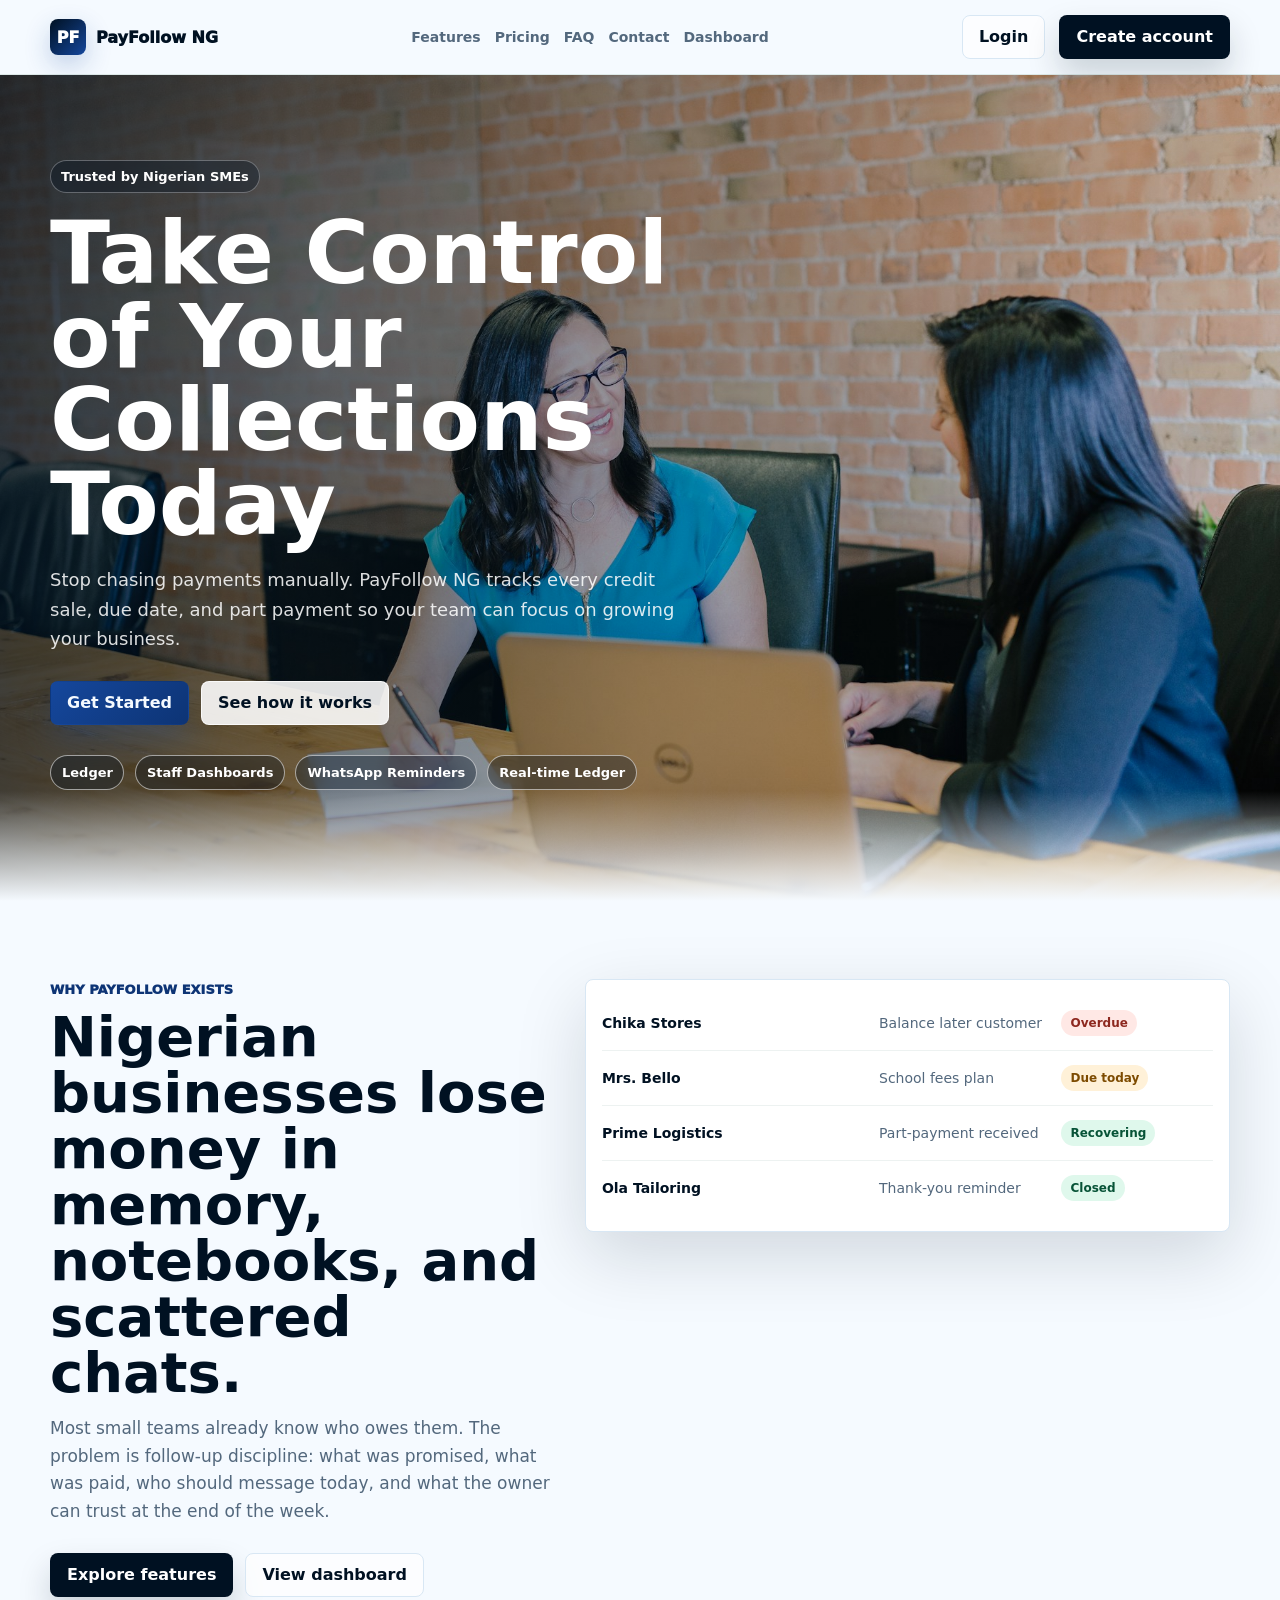
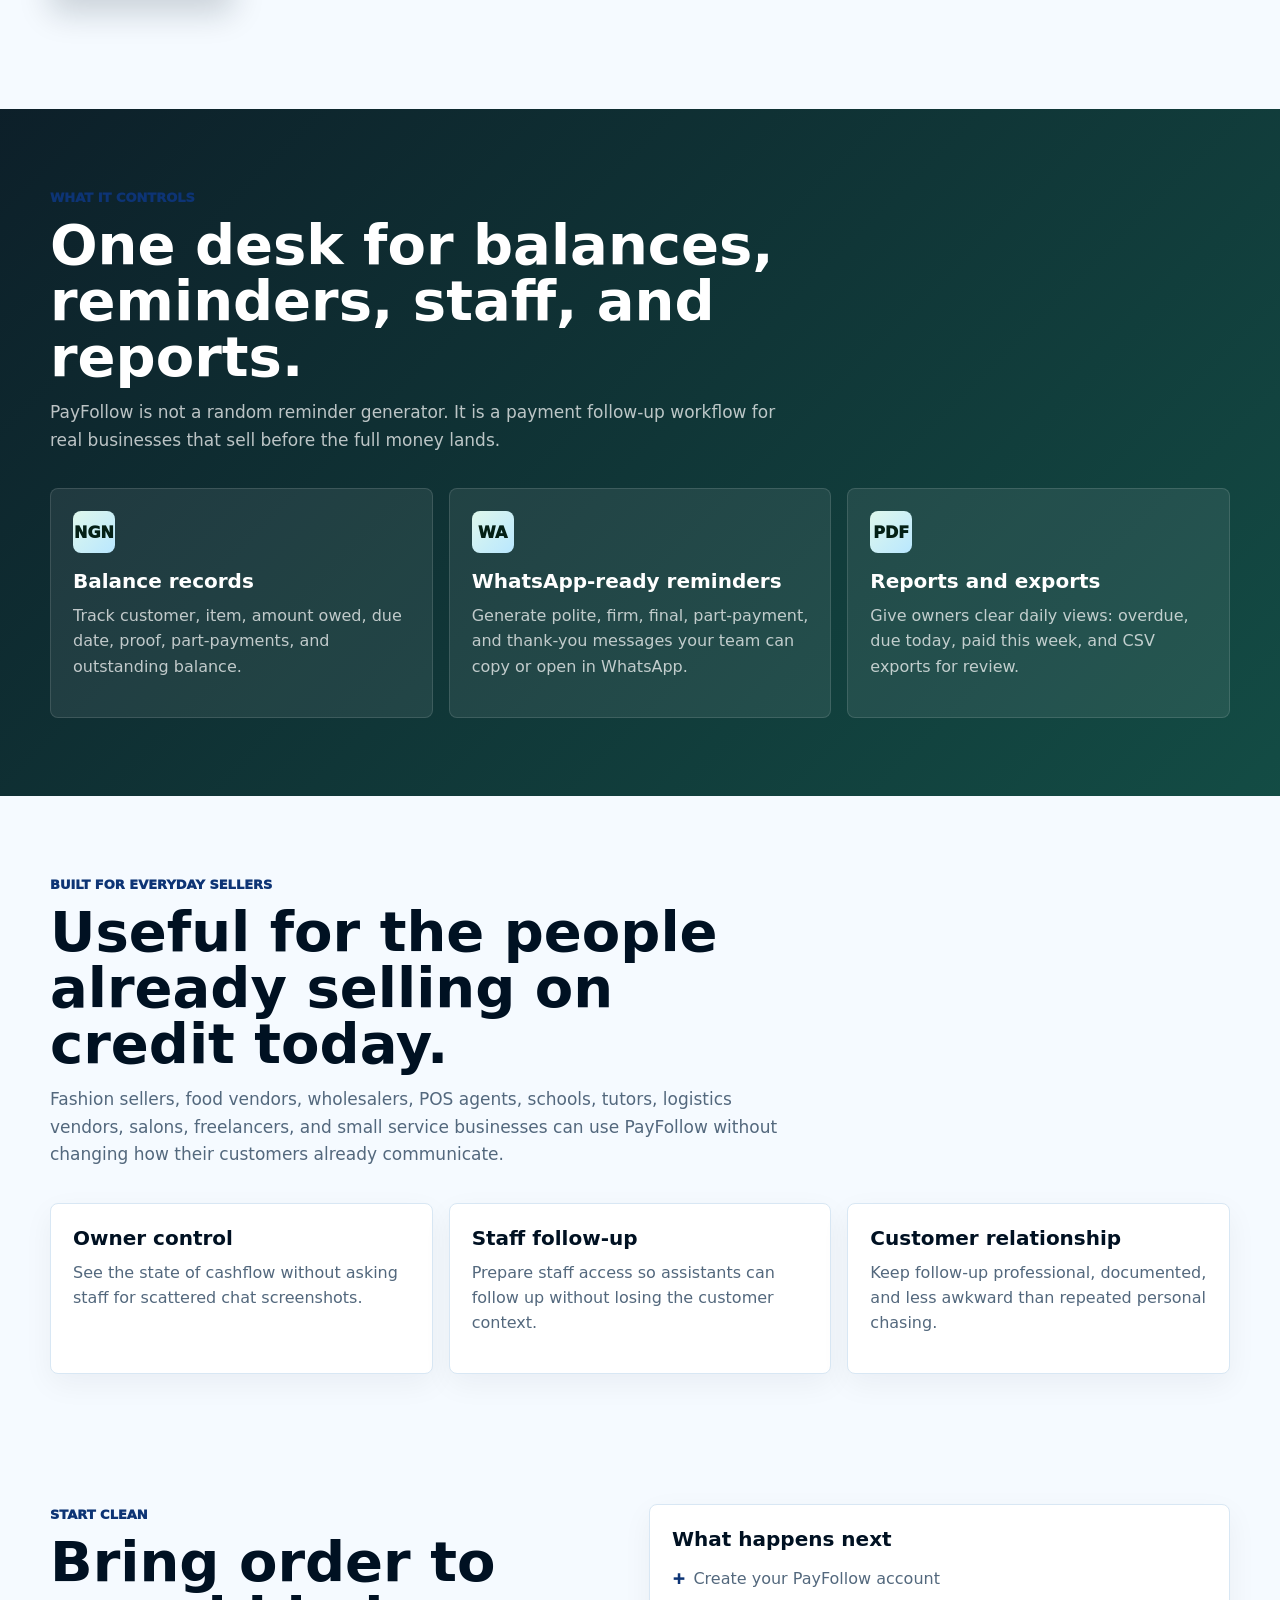
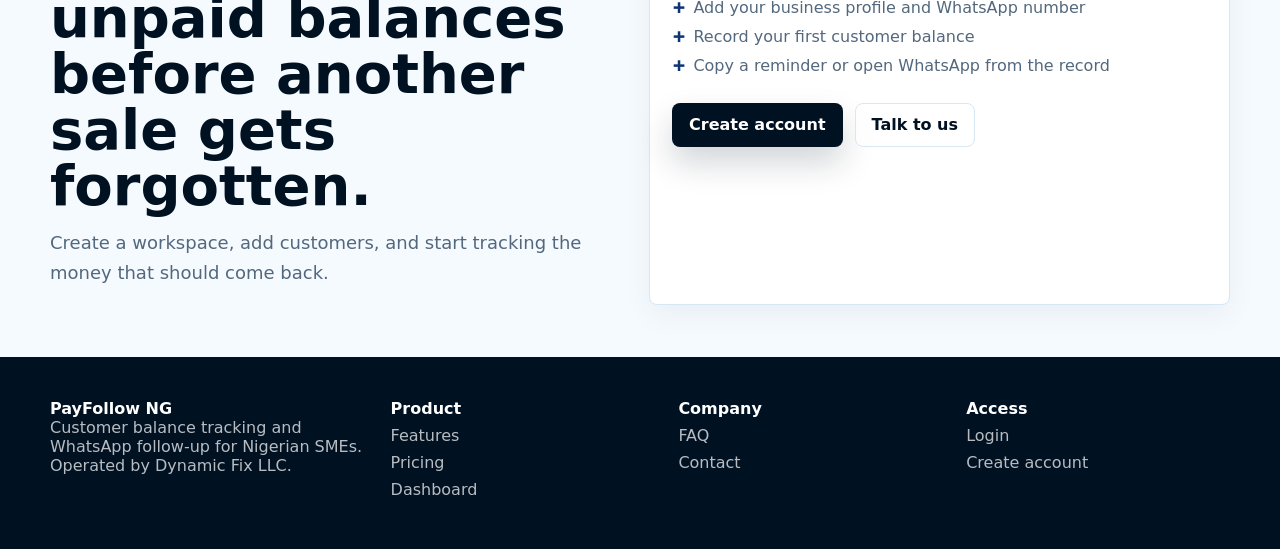
<file: index.html>
﻿<!doctype html>
<html lang="en">
<head>
  <meta charset="utf-8" />
  <meta name="viewport" content="width=device-width, initial-scale=1" />
  <link rel="icon" type="image/svg+xml" href="favicon.svg" />
  <link rel="stylesheet" href="styles.css" />
  <title>PayFollow NG by Dynamic Fix LLC | Customer Balance and WhatsApp Follow-up Desk</title>
  <meta name="description" content="PayFollow NG helps Nigerian SMEs track unpaid customer balances, send WhatsApp-ready reminders, manage staff follow-up, and protect daily cashflow." />
  <link rel="canonical" href="https://payfollowng.com/" />
</head>
<body>
  <nav class="site-nav">
    <div class="shell nav-inner">
      <a class="brand" href="index.html"><span class="brand-mark">PF</span><span>PayFollow NG</span></a>
      <div class="nav-links">
        <a href="features.html">Features</a>
        <a href="pricing.html">Pricing</a>
        <a href="faq.html">FAQ</a>
        <a href="contact.html">Contact</a>
        <a href="app.html">Dashboard</a>
      </div>
      <div class="nav-actions">
        <a class="btn btn-ghost" href="login.html">Login</a>
        <a class="btn btn-primary" href="login.html">Create account</a>
      </div>
    </div>
  </nav>

  <main>
    <section class="hero">
      <div class="shell hero-grid">
        <div>
          <p class="eyebrow">Trusted by Nigerian SMEs</p>
          <h1>Take Control of Your Collections Today</h1>
          <p class="lead">Stop chasing payments manually. PayFollow NG tracks every credit sale, due date, and part payment so your team can focus on growing your business.</p>
          <div class="hero-actions">
            <a class="btn btn-mint" href="login.html">Get Started</a>
            <a class="btn btn-light" href="features.html">See how it works</a>
          </div>
          <div class="trust-strip">
            <span class="chip">Ledger</span>
            <span class="chip">Staff Dashboards</span>
            <span class="chip">WhatsApp Reminders</span>
            <span class="chip">Real-time Ledger</span>
          </div>
        </div>

        <div class="product-board" aria-label="PayFollow dashboard preview">
          <div class="board-top">
            <p class="board-title">Ada's Fashion House</p>
            <span class="status-pill">Follow-up desk live</span>
          </div>
          <div class="metric-grid">
            <div class="metric"><span>Total unpaid</span><strong>NGN 420k</strong></div>
            <div class="metric"><span>Overdue</span><strong>NGN 118k</strong></div>
            <div class="metric"><span>Due today</span><strong>7</strong></div>
            <div class="metric"><span>Paid this week</span><strong>NGN 96k</strong></div>
          </div>
          <div class="mini-card">
            <span class="label">Next best follow-up</span>
            <p><strong>Send firm reminder to Chika Stores.</strong><br />Last promise was Friday. Part-payment tone recommended.</p>
          </div>
          <div class="timeline">
            <div class="timeline-row"><span class="dot"></span><span>Reminder copied to WhatsApp</span><strong>9:12</strong></div>
            <div class="timeline-row"><span class="dot"></span><span>NGN 35k part-payment logged</span><strong>11:40</strong></div>
            <div class="timeline-row"><span class="dot"></span><span>Balance report ready for owner</span><strong>Now</strong></div>
          </div>
        </div>
      </div>
    </section>

    <section class="section">
      <div class="shell split">
        <div class="section-head">
          <span class="section-kicker">Why PayFollow exists</span>
          <h2>Nigerian businesses lose money in memory, notebooks, and scattered chats.</h2>
          <p>Most small teams already know who owes them. The problem is follow-up discipline: what was promised, what was paid, who should message today, and what the owner can trust at the end of the week.</p>
          <div class="section-actions">
            <a class="btn btn-primary" href="features.html">Explore features</a>
            <a class="btn btn-ghost" href="app.html">View dashboard</a>
          </div>
        </div>
        <div class="ledger-panel">
          <div class="ledger-row"><strong>Chika Stores</strong><span>Balance later customer</span><span class="badge danger">Overdue</span></div>
          <div class="ledger-row"><strong>Mrs. Bello</strong><span>School fees plan</span><span class="badge warn">Due today</span></div>
          <div class="ledger-row"><strong>Prime Logistics</strong><span>Part-payment received</span><span class="badge good">Recovering</span></div>
          <div class="ledger-row"><strong>Ola Tailoring</strong><span>Thank-you reminder</span><span class="badge good">Closed</span></div>
        </div>
      </div>
    </section>

    <section class="section band">
      <div class="shell">
        <div class="section-head">
          <span class="section-kicker">What it controls</span>
          <h2>One desk for balances, reminders, staff, and reports.</h2>
          <p>PayFollow is not a random reminder generator. It is a payment follow-up workflow for real businesses that sell before the full money lands.</p>
        </div>
        <div class="grid-3">
          <article class="card"><div class="icon-box">NGN</div><h3>Balance records</h3><p>Track customer, item, amount owed, due date, proof, part-payments, and outstanding balance.</p></article>
          <article class="card"><div class="icon-box">WA</div><h3>WhatsApp-ready reminders</h3><p>Generate polite, firm, final, part-payment, and thank-you messages your team can copy or open in WhatsApp.</p></article>
          <article class="card"><div class="icon-box">PDF</div><h3>Reports and exports</h3><p>Give owners clear daily views: overdue, due today, paid this week, and CSV exports for review.</p></article>
        </div>
      </div>
    </section>

    <section class="section">
      <div class="shell">
        <div class="section-head">
          <span class="section-kicker">Built for everyday sellers</span>
          <h2>Useful for the people already selling on credit today.</h2>
          <p>Fashion sellers, food vendors, wholesalers, POS agents, schools, tutors, logistics vendors, salons, freelancers, and small service businesses can use PayFollow without changing how their customers already communicate.</p>
        </div>
        <div class="grid-3">
          <article class="card"><h3>Owner control</h3><p>See the state of cashflow without asking staff for scattered chat screenshots.</p></article>
          <article class="card"><h3>Staff follow-up</h3><p>Prepare staff access so assistants can follow up without losing the customer context.</p></article>
          <article class="card"><h3>Customer relationship</h3><p>Keep follow-up professional, documented, and less awkward than repeated personal chasing.</p></article>
        </div>
      </div>
    </section>

    <section class="section section-tight">
      <div class="shell contact-panel">
        <div>
          <span class="section-kicker">Start clean</span>
          <h2>Bring order to unpaid balances before another sale gets forgotten.</h2>
          <p class="lead" style="color: var(--muted)">Create a workspace, add customers, and start tracking the money that should come back.</p>
        </div>
        <div class="card">
          <h3>What happens next</h3>
          <ul class="list">
            <li>Create your PayFollow account</li>
            <li>Add your business profile and WhatsApp number</li>
            <li>Record your first customer balance</li>
            <li>Copy a reminder or open WhatsApp from the record</li>
          </ul>
          <div class="section-actions">
            <a class="btn btn-primary" href="login.html">Create account</a>
            <a class="btn btn-ghost" href="contact.html">Talk to us</a>
          </div>
        </div>
      </div>
    </section>
  </main>

  <footer class="footer">
    <div class="shell footer-grid">
      <div><strong>PayFollow NG</strong><p>Customer balance tracking and WhatsApp follow-up for Nigerian SMEs. Operated by Dynamic Fix LLC.</p></div>
      <div><strong>Product</strong><a href="features.html">Features</a><a href="pricing.html">Pricing</a><a href="app.html">Dashboard</a></div>
      <div><strong>Company</strong><a href="faq.html">FAQ</a><a href="contact.html">Contact</a></div>
      <div><strong>Access</strong><a href="login.html">Login</a><a href="login.html">Create account</a></div>
    </div>
  </footer>
</body>
</html>
</file>
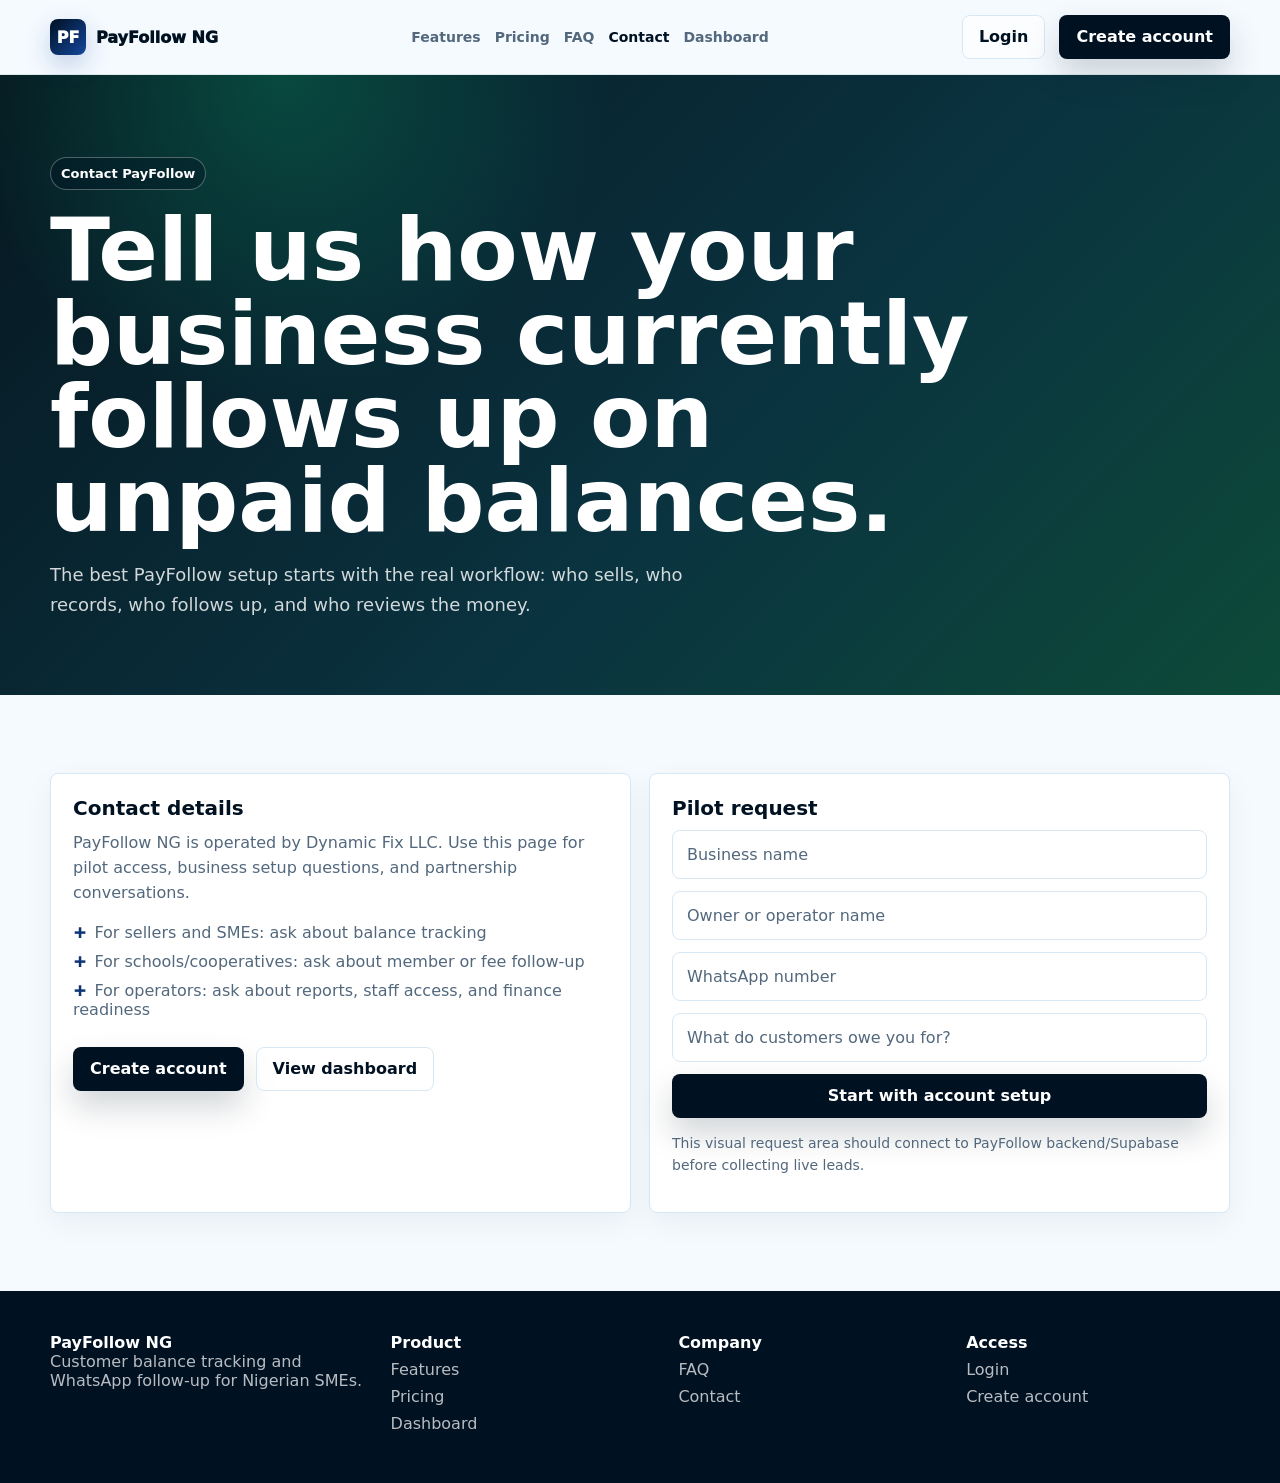
<file: contact.html>
﻿<!doctype html>
<html lang="en">
<head>
  <meta charset="utf-8" />
  <meta name="viewport" content="width=device-width, initial-scale=1" />
  <link rel="icon" type="image/svg+xml" href="favicon.svg" />
  <link rel="stylesheet" href="styles.css" />
  <title>Contact | PayFollow NG</title>
  <meta name="description" content="Contact PayFollow NG to learn about customer balance tracking, WhatsApp payment reminders, staff follow-up, and SME cashflow tools in Nigeria." />
  <link rel="canonical" href="https://payfollowng.com/contact.html" />
</head>
<body>
  <nav class="site-nav">
    <div class="shell nav-inner">
      <a class="brand" href="index.html"><span class="brand-mark">PF</span><span>PayFollow NG</span></a>
      <div class="nav-links">
        <a href="features.html">Features</a>
        <a href="pricing.html">Pricing</a>
        <a href="faq.html">FAQ</a>
        <a aria-current="page" href="contact.html">Contact</a>
        <a href="app.html">Dashboard</a>
      </div>
      <div class="nav-actions"><a class="btn btn-ghost" href="login.html">Login</a><a class="btn btn-primary" href="login.html">Create account</a></div>
    </div>
  </nav>

  <main>
    <section class="page-hero">
      <div class="shell">
        <p class="eyebrow">Contact PayFollow</p>
        <h1>Tell us how your business currently follows up on unpaid balances.</h1>
        <p class="lead">The best PayFollow setup starts with the real workflow: who sells, who records, who follows up, and who reviews the money.</p>
      </div>
    </section>

    <section class="section">
      <div class="shell contact-panel">
        <div class="card">
          <h3>Contact details</h3>
          <p>PayFollow NG is operated by Dynamic Fix LLC. Use this page for pilot access, business setup questions, and partnership conversations.</p>
          <ul class="list">
            <li>For sellers and SMEs: ask about balance tracking</li>
            <li>For schools/cooperatives: ask about member or fee follow-up</li>
            <li>For operators: ask about reports, staff access, and finance readiness</li>
          </ul>
          <div class="section-actions">
            <a class="btn btn-primary" href="login.html">Create account</a>
            <a class="btn btn-ghost" href="app.html">View dashboard</a>
          </div>
        </div>
        <div class="card">
          <h3>Pilot request</h3>
          <div class="form-grid" aria-label="Visual contact form">
            <div class="input-like">Business name</div>
            <div class="input-like">Owner or operator name</div>
            <div class="input-like">WhatsApp number</div>
            <div class="input-like">What do customers owe you for?</div>
            <a class="btn btn-primary" href="login.html">Start with account setup</a>
          </div>
          <p style="margin-top: 14px; color: var(--muted); font-size: 14px;">This visual request area should connect to PayFollow backend/Supabase before collecting live leads.</p>
        </div>
      </div>
    </section>
  </main>

  <footer class="footer">
    <div class="shell footer-grid">
      <div><strong>PayFollow NG</strong><p>Customer balance tracking and WhatsApp follow-up for Nigerian SMEs.</p></div>
      <div><strong>Product</strong><a href="features.html">Features</a><a href="pricing.html">Pricing</a><a href="app.html">Dashboard</a></div>
      <div><strong>Company</strong><a href="faq.html">FAQ</a><a href="contact.html">Contact</a></div>
      <div><strong>Access</strong><a href="login.html">Login</a><a href="login.html">Create account</a></div>
    </div>
  </footer>
</body>
</html>
</file>
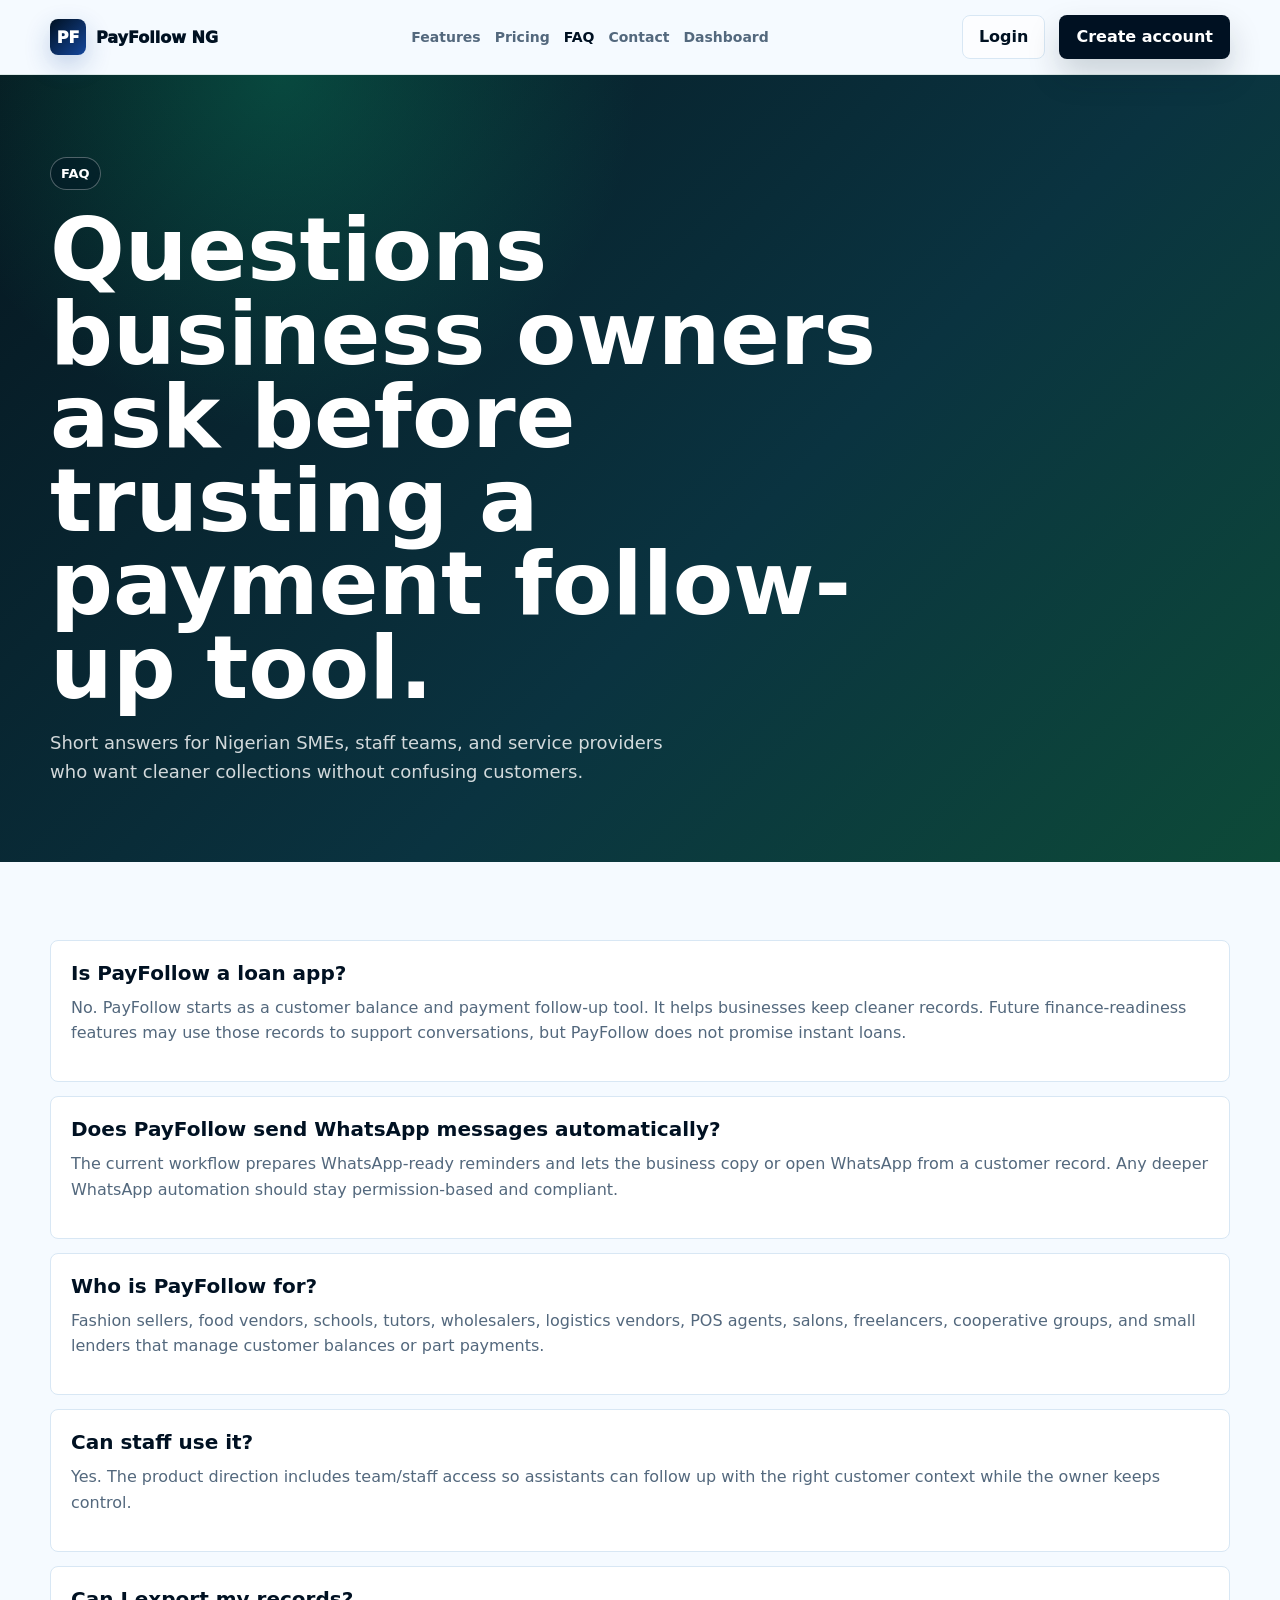
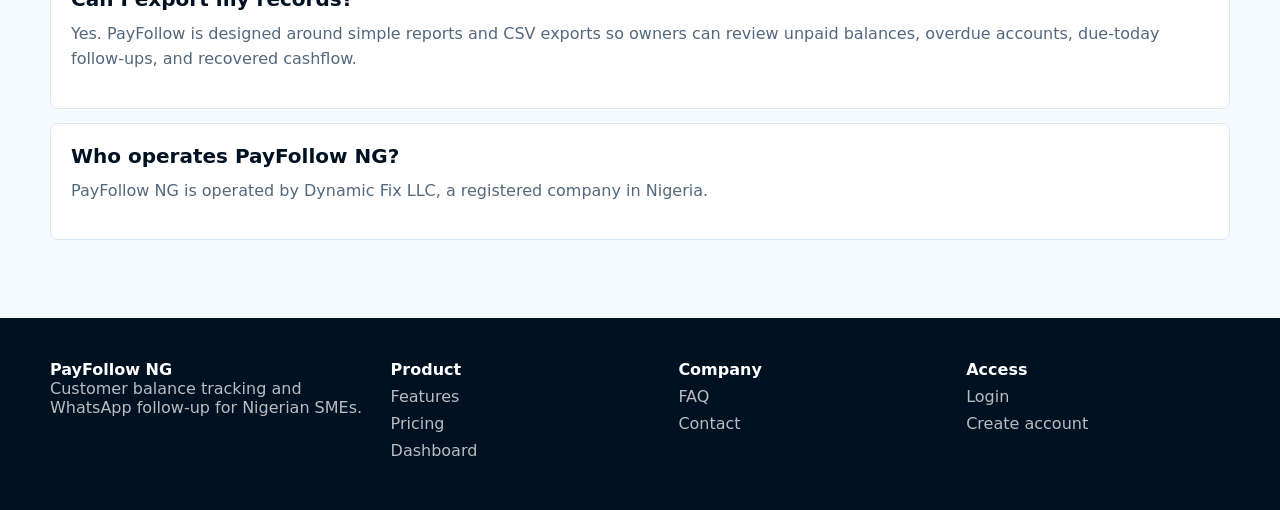
<file: faq.html>
﻿<!doctype html>
<html lang="en">
<head>
  <meta charset="utf-8" />
  <meta name="viewport" content="width=device-width, initial-scale=1" />
  <link rel="icon" type="image/svg+xml" href="favicon.svg" />
  <link rel="stylesheet" href="styles.css" />
  <title>FAQ | PayFollow NG</title>
  <meta name="description" content="Frequently asked questions about PayFollow NG, customer balance tracking, WhatsApp reminders, staff access, and business records." />
  <link rel="canonical" href="https://payfollowng.com/faq.html" />
</head>
<body>
  <nav class="site-nav">
    <div class="shell nav-inner">
      <a class="brand" href="index.html"><span class="brand-mark">PF</span><span>PayFollow NG</span></a>
      <div class="nav-links">
        <a href="features.html">Features</a>
        <a href="pricing.html">Pricing</a>
        <a aria-current="page" href="faq.html">FAQ</a>
        <a href="contact.html">Contact</a>
        <a href="app.html">Dashboard</a>
      </div>
      <div class="nav-actions"><a class="btn btn-ghost" href="login.html">Login</a><a class="btn btn-primary" href="login.html">Create account</a></div>
    </div>
  </nav>

  <main>
    <section class="page-hero">
      <div class="shell">
        <p class="eyebrow">FAQ</p>
        <h1>Questions business owners ask before trusting a payment follow-up tool.</h1>
        <p class="lead">Short answers for Nigerian SMEs, staff teams, and service providers who want cleaner collections without confusing customers.</p>
      </div>
    </section>

    <section class="section">
      <div class="shell faq-list">
        <article class="faq-item">
          <h3>Is PayFollow a loan app?</h3>
          <p>No. PayFollow starts as a customer balance and payment follow-up tool. It helps businesses keep cleaner records. Future finance-readiness features may use those records to support conversations, but PayFollow does not promise instant loans.</p>
        </article>
        <article class="faq-item">
          <h3>Does PayFollow send WhatsApp messages automatically?</h3>
          <p>The current workflow prepares WhatsApp-ready reminders and lets the business copy or open WhatsApp from a customer record. Any deeper WhatsApp automation should stay permission-based and compliant.</p>
        </article>
        <article class="faq-item">
          <h3>Who is PayFollow for?</h3>
          <p>Fashion sellers, food vendors, schools, tutors, wholesalers, logistics vendors, POS agents, salons, freelancers, cooperative groups, and small lenders that manage customer balances or part payments.</p>
        </article>
        <article class="faq-item">
          <h3>Can staff use it?</h3>
          <p>Yes. The product direction includes team/staff access so assistants can follow up with the right customer context while the owner keeps control.</p>
        </article>
        <article class="faq-item">
          <h3>Can I export my records?</h3>
          <p>Yes. PayFollow is designed around simple reports and CSV exports so owners can review unpaid balances, overdue accounts, due-today follow-ups, and recovered cashflow.</p>
        </article>
        <article class="faq-item">
          <h3>Who operates PayFollow NG?</h3>
          <p>PayFollow NG is operated by Dynamic Fix LLC, a registered company in Nigeria.</p>
        </article>
      </div>
    </section>
  </main>

  <footer class="footer">
    <div class="shell footer-grid">
      <div><strong>PayFollow NG</strong><p>Customer balance tracking and WhatsApp follow-up for Nigerian SMEs.</p></div>
      <div><strong>Product</strong><a href="features.html">Features</a><a href="pricing.html">Pricing</a><a href="app.html">Dashboard</a></div>
      <div><strong>Company</strong><a href="faq.html">FAQ</a><a href="contact.html">Contact</a></div>
      <div><strong>Access</strong><a href="login.html">Login</a><a href="login.html">Create account</a></div>
    </div>
  </footer>
</body>
</html>
</file>
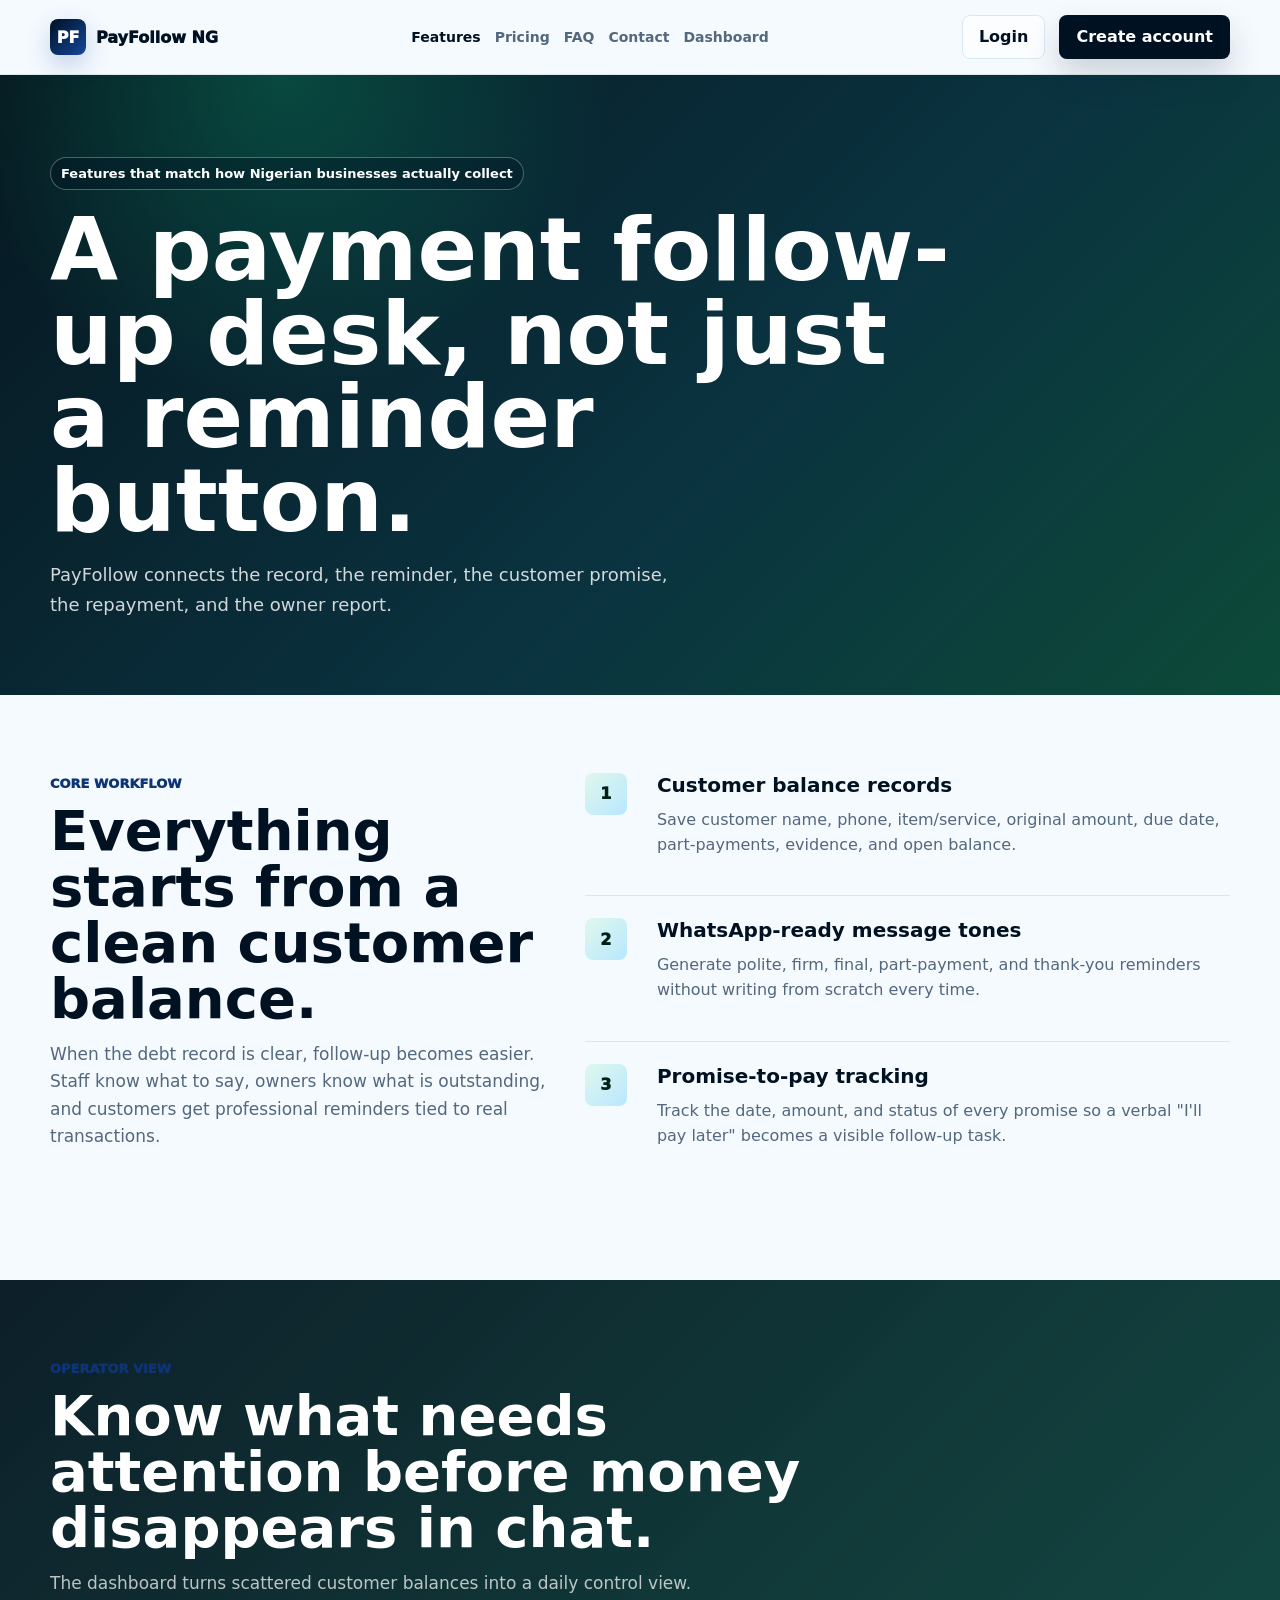
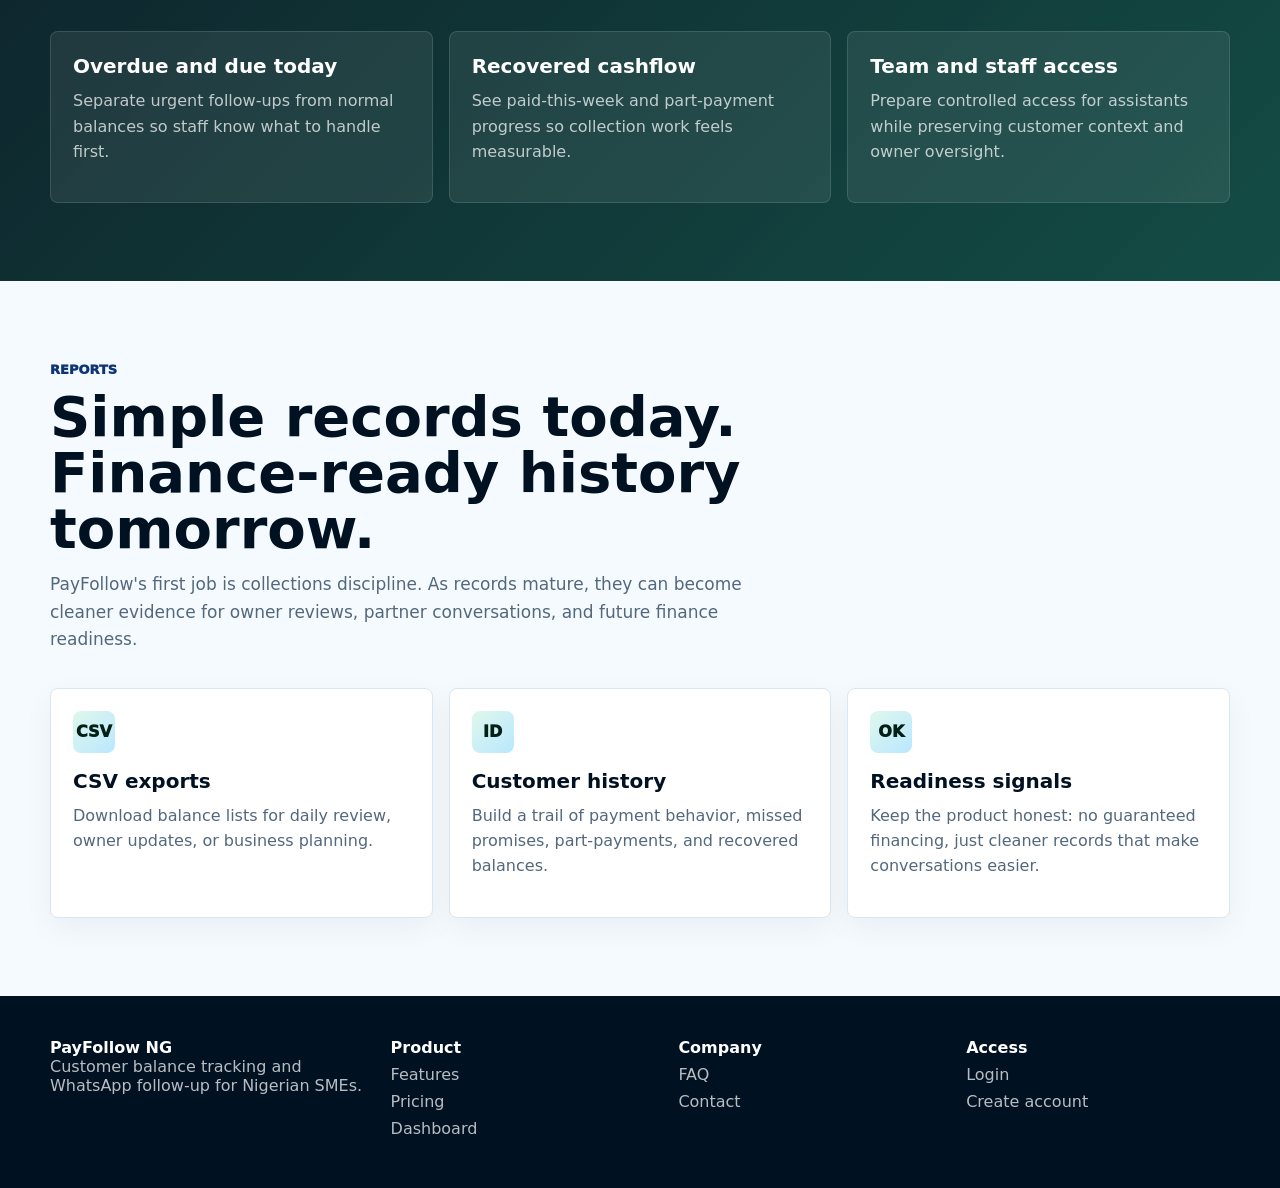
<file: features.html>
﻿<!doctype html>
<html lang="en">
<head>
  <meta charset="utf-8" />
  <meta name="viewport" content="width=device-width, initial-scale=1" />
  <link rel="icon" type="image/svg+xml" href="favicon.svg" />
  <link rel="stylesheet" href="styles.css" />
  <title>Features | PayFollow NG Customer Balance Tracker</title>
  <meta name="description" content="Explore PayFollow NG features for Nigerian SMEs: balance tracking, WhatsApp reminders, staff access, reports, exports, and payment follow-up workflows." />
  <link rel="canonical" href="https://payfollowng.com/features.html" />
</head>
<body>
  <nav class="site-nav">
    <div class="shell nav-inner">
      <a class="brand" href="index.html"><span class="brand-mark">PF</span><span>PayFollow NG</span></a>
      <div class="nav-links">
        <a aria-current="page" href="features.html">Features</a>
        <a href="pricing.html">Pricing</a>
        <a href="faq.html">FAQ</a>
        <a href="contact.html">Contact</a>
        <a href="app.html">Dashboard</a>
      </div>
      <div class="nav-actions"><a class="btn btn-ghost" href="login.html">Login</a><a class="btn btn-primary" href="login.html">Create account</a></div>
    </div>
  </nav>

  <main>
    <section class="page-hero">
      <div class="shell">
        <p class="eyebrow">Features that match how Nigerian businesses actually collect</p>
        <h1>A payment follow-up desk, not just a reminder button.</h1>
        <p class="lead">PayFollow connects the record, the reminder, the customer promise, the repayment, and the owner report.</p>
      </div>
    </section>

    <section class="section">
      <div class="shell split">
        <div class="section-head">
          <span class="section-kicker">Core workflow</span>
          <h2>Everything starts from a clean customer balance.</h2>
          <p>When the debt record is clear, follow-up becomes easier. Staff know what to say, owners know what is outstanding, and customers get professional reminders tied to real transactions.</p>
        </div>
        <div>
          <div class="feature-row"><div class="icon-box">1</div><div><h3>Customer balance records</h3><p>Save customer name, phone, item/service, original amount, due date, part-payments, evidence, and open balance.</p></div></div>
          <div class="feature-row"><div class="icon-box">2</div><div><h3>WhatsApp-ready message tones</h3><p>Generate polite, firm, final, part-payment, and thank-you reminders without writing from scratch every time.</p></div></div>
          <div class="feature-row"><div class="icon-box">3</div><div><h3>Promise-to-pay tracking</h3><p>Track the date, amount, and status of every promise so a verbal "I'll pay later" becomes a visible follow-up task.</p></div></div>
        </div>
      </div>
    </section>

    <section class="section band">
      <div class="shell">
        <div class="section-head">
          <span class="section-kicker">Operator view</span>
          <h2>Know what needs attention before money disappears in chat.</h2>
          <p>The dashboard turns scattered customer balances into a daily control view.</p>
        </div>
        <div class="grid-3">
          <article class="card"><h3>Overdue and due today</h3><p>Separate urgent follow-ups from normal balances so staff know what to handle first.</p></article>
          <article class="card"><h3>Recovered cashflow</h3><p>See paid-this-week and part-payment progress so collection work feels measurable.</p></article>
          <article class="card"><h3>Team and staff access</h3><p>Prepare controlled access for assistants while preserving customer context and owner oversight.</p></article>
        </div>
      </div>
    </section>

    <section class="section">
      <div class="shell">
        <div class="section-head">
          <span class="section-kicker">Reports</span>
          <h2>Simple records today. Finance-ready history tomorrow.</h2>
          <p>PayFollow's first job is collections discipline. As records mature, they can become cleaner evidence for owner reviews, partner conversations, and future finance readiness.</p>
        </div>
        <div class="grid-3">
          <article class="card"><div class="icon-box">CSV</div><h3>CSV exports</h3><p>Download balance lists for daily review, owner updates, or business planning.</p></article>
          <article class="card"><div class="icon-box">ID</div><h3>Customer history</h3><p>Build a trail of payment behavior, missed promises, part-payments, and recovered balances.</p></article>
          <article class="card"><div class="icon-box">OK</div><h3>Readiness signals</h3><p>Keep the product honest: no guaranteed financing, just cleaner records that make conversations easier.</p></article>
        </div>
      </div>
    </section>
  </main>

  <footer class="footer">
    <div class="shell footer-grid">
      <div><strong>PayFollow NG</strong><p>Customer balance tracking and WhatsApp follow-up for Nigerian SMEs.</p></div>
      <div><strong>Product</strong><a href="features.html">Features</a><a href="pricing.html">Pricing</a><a href="app.html">Dashboard</a></div>
      <div><strong>Company</strong><a href="faq.html">FAQ</a><a href="contact.html">Contact</a></div>
      <div><strong>Access</strong><a href="login.html">Login</a><a href="login.html">Create account</a></div>
    </div>
  </footer>
</body>
</html>
</file>
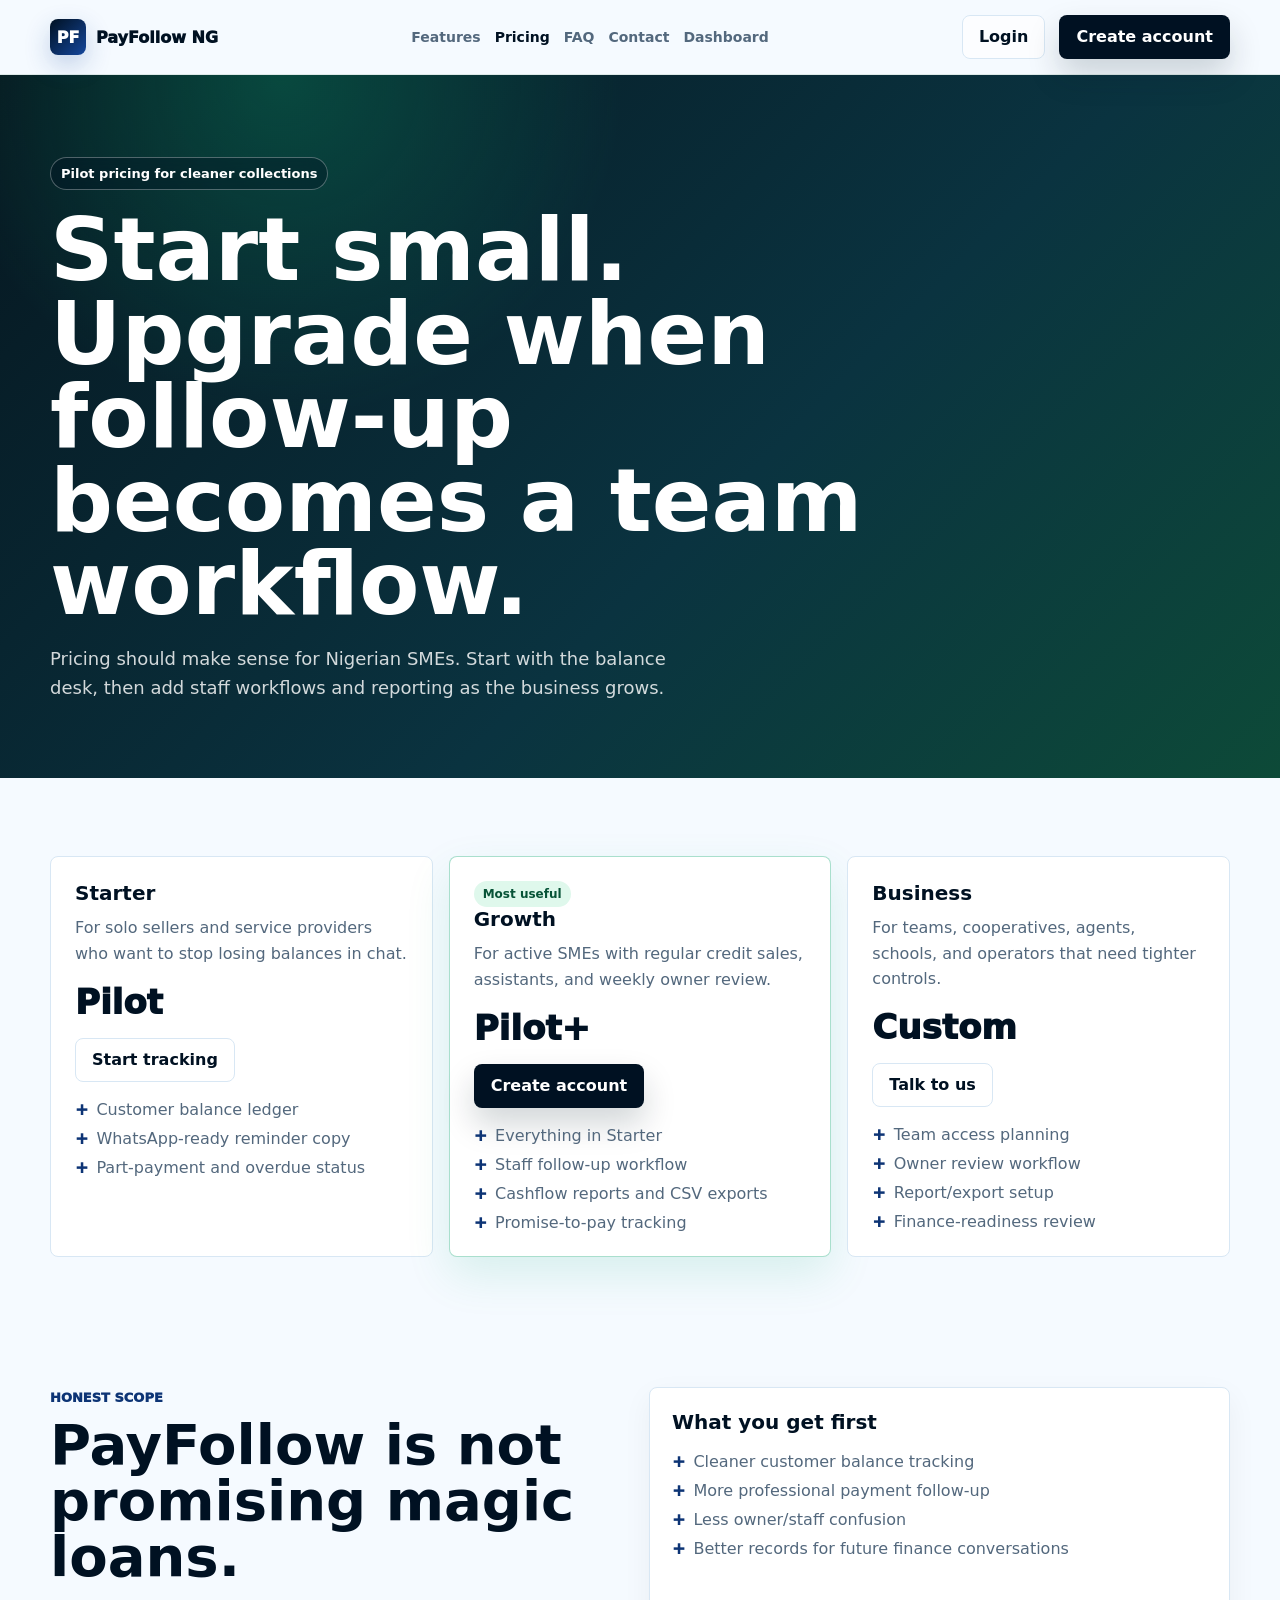
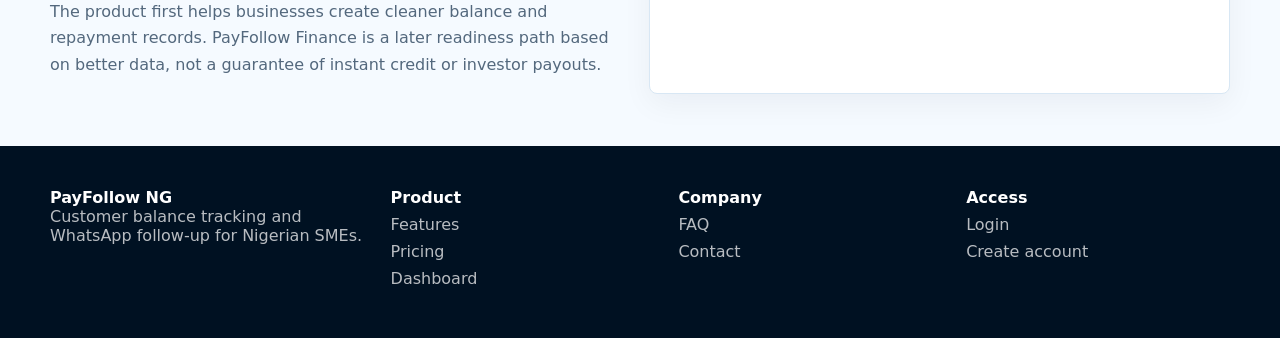
<file: pricing.html>
﻿<!doctype html>
<html lang="en">
<head>
  <meta charset="utf-8" />
  <meta name="viewport" content="width=device-width, initial-scale=1" />
  <link rel="icon" type="image/svg+xml" href="favicon.svg" />
  <link rel="stylesheet" href="styles.css" />
  <title>Pricing | PayFollow NG for Nigerian SMEs</title>
  <meta name="description" content="Simple PayFollow NG pricing for small businesses that need customer balance tracking, WhatsApp reminders, staff follow-up, and reports." />
  <link rel="canonical" href="https://payfollowng.com/pricing.html" />
</head>
<body>
  <nav class="site-nav">
    <div class="shell nav-inner">
      <a class="brand" href="index.html"><span class="brand-mark">PF</span><span>PayFollow NG</span></a>
      <div class="nav-links">
        <a href="features.html">Features</a>
        <a aria-current="page" href="pricing.html">Pricing</a>
        <a href="faq.html">FAQ</a>
        <a href="contact.html">Contact</a>
        <a href="app.html">Dashboard</a>
      </div>
      <div class="nav-actions"><a class="btn btn-ghost" href="login.html">Login</a><a class="btn btn-primary" href="login.html">Create account</a></div>
    </div>
  </nav>

  <main>
    <section class="page-hero">
      <div class="shell">
        <p class="eyebrow">Pilot pricing for cleaner collections</p>
        <h1>Start small. Upgrade when follow-up becomes a team workflow.</h1>
        <p class="lead">Pricing should make sense for Nigerian SMEs. Start with the balance desk, then add staff workflows and reporting as the business grows.</p>
      </div>
    </section>

    <section class="section">
      <div class="shell grid-3">
        <article class="price-card">
          <h3>Starter</h3>
          <p>For solo sellers and service providers who want to stop losing balances in chat.</p>
          <div class="price">Pilot</div>
          <a class="btn btn-ghost" href="login.html">Start tracking</a>
          <ul class="list">
            <li>Customer balance ledger</li>
            <li>WhatsApp-ready reminder copy</li>
            <li>Part-payment and overdue status</li>
          </ul>
        </article>
        <article class="price-card featured">
          <span class="badge good">Most useful</span>
          <h3>Growth</h3>
          <p>For active SMEs with regular credit sales, assistants, and weekly owner review.</p>
          <div class="price">Pilot+</div>
          <a class="btn btn-primary" href="login.html">Create account</a>
          <ul class="list">
            <li>Everything in Starter</li>
            <li>Staff follow-up workflow</li>
            <li>Cashflow reports and CSV exports</li>
            <li>Promise-to-pay tracking</li>
          </ul>
        </article>
        <article class="price-card">
          <h3>Business</h3>
          <p>For teams, cooperatives, agents, schools, and operators that need tighter controls.</p>
          <div class="price">Custom</div>
          <a class="btn btn-ghost" href="contact.html">Talk to us</a>
          <ul class="list">
            <li>Team access planning</li>
            <li>Owner review workflow</li>
            <li>Report/export setup</li>
            <li>Finance-readiness review</li>
          </ul>
        </article>
      </div>
    </section>

    <section class="section section-tight">
      <div class="shell contact-panel">
        <div>
          <span class="section-kicker">Honest scope</span>
          <h2>PayFollow is not promising magic loans.</h2>
          <p style="color: var(--muted); line-height: 1.65">The product first helps businesses create cleaner balance and repayment records. PayFollow Finance is a later readiness path based on better data, not a guarantee of instant credit or investor payouts.</p>
        </div>
        <div class="card">
          <h3>What you get first</h3>
          <ul class="list">
            <li>Cleaner customer balance tracking</li>
            <li>More professional payment follow-up</li>
            <li>Less owner/staff confusion</li>
            <li>Better records for future finance conversations</li>
          </ul>
        </div>
      </div>
    </section>
  </main>

  <footer class="footer">
    <div class="shell footer-grid">
      <div><strong>PayFollow NG</strong><p>Customer balance tracking and WhatsApp follow-up for Nigerian SMEs.</p></div>
      <div><strong>Product</strong><a href="features.html">Features</a><a href="pricing.html">Pricing</a><a href="app.html">Dashboard</a></div>
      <div><strong>Company</strong><a href="faq.html">FAQ</a><a href="contact.html">Contact</a></div>
      <div><strong>Access</strong><a href="login.html">Login</a><a href="login.html">Create account</a></div>
    </div>
  </footer>
</body>
</html>
</file>
<file: styles.css>
:root {
  --ink: #001122;
  --ink-2: #08254a;
  --muted: #53687d;
  --line: #d8e7f4;
  --paper: #f5faff;
  --panel: #ffffff;
  --mist: #e9f3fb;
  --mint: #15479c;
  --mint-dark: #0d3475;
  --blue: #15479c;
  --gold: #a8cce8;
  --coral: #7ba3cf;
  --shadow: 0 24px 70px rgba(0, 17, 34, .15);
  --radius: 8px;
}

* { box-sizing: border-box; }

html { scroll-behavior: smooth; }

body {
  margin: 0;
  color: var(--ink);
  background: var(--paper);
  font-family: Inter, ui-sans-serif, system-ui, -apple-system, BlinkMacSystemFont, "Segoe UI", sans-serif;
  letter-spacing: 0;
  overflow-x: hidden;
}

button, input, select, textarea { font: inherit; }

a { color: inherit; }

.shell {
  width: min(1180px, calc(100% - 34px));
  margin: 0 auto;
}

.site-nav {
  position: sticky;
  top: 0;
  z-index: 50;
  border-bottom: 1px solid rgba(217, 230, 229, .86);
  background: rgba(245, 250, 255, .93);
  backdrop-filter: blur(16px);
}

.nav-inner {
  min-height: 74px;
  display: flex;
  align-items: center;
  justify-content: space-between;
  gap: 18px;
}

.brand {
  display: inline-flex;
  align-items: center;
  gap: 10px;
  color: var(--ink);
  text-decoration: none;
  font-weight: 950;
}

.brand-mark {
  width: 36px;
  height: 36px;
  display: grid;
  place-items: center;
  border-radius: 8px;
  color: #fff;
  background: linear-gradient(135deg, var(--ink), var(--blue));
  box-shadow: 0 10px 26px rgba(21, 71, 156, .24);
}

.nav-links,
.nav-actions {
  display: flex;
  align-items: center;
  gap: 14px;
}

.nav-links a {
  color: var(--muted);
  text-decoration: none;
  font-size: 14px;
  font-weight: 850;
}

.nav-links a:hover,
.nav-links a[aria-current="page"] { color: var(--ink); }

.btn {
  display: inline-flex;
  min-height: 44px;
  align-items: center;
  justify-content: center;
  gap: 8px;
  border: 1px solid transparent;
  border-radius: var(--radius);
  padding: 12px 16px;
  text-decoration: none;
  font-weight: 900;
  line-height: 1;
  white-space: nowrap;
}

.btn-primary {
  color: #fff;
  background: var(--ink);
  box-shadow: 0 16px 32px rgba(8, 27, 37, .18);
}

.btn-primary:hover { background: #0f2d3a; }

.btn-mint {
  color: #f5faff;
  background: linear-gradient(135deg, #15479c, #0d3475);
  box-shadow: 0 16px 34px rgba(21, 71, 156, .28);
}

.btn-ghost {
  color: var(--ink);
  border-color: var(--line);
  background: rgba(255, 255, 255, .72);
}

.btn-light {
  color: #fff;
  border-color: rgba(255, 255, 255, .2);
  background: rgba(255, 255, 255, .12);
}

.hero .btn-light {
  color: var(--ink);
  border-color: rgba(255, 255, 255, .78);
  background: rgba(255, 255, 255, .88);
}

.hero .chip {
  color: #fff;
  border-color: rgba(255, 255, 255, .55);
  background: rgba(0, 17, 34, .34);
  backdrop-filter: blur(10px);
}

.hero .product-board {
  display: none;
}

.hero .product-board::before {
  content: "";
  position: absolute;
  inset: 0;
  z-index: -1;
  background: linear-gradient(115deg, transparent 0%, rgba(168, 204, 232, .22) 42%, transparent 58%);
  transform: translateX(-120%);
  animation: deskSweep 8s ease-in-out infinite;
}

.hero .metric,
.hero .mini-card,
.hero .timeline {
  border-color: #d9e6e5;
  background: #f8fcfa;
}

.hero .metric span,
.hero .label,
.hero .timeline-row {
  color: var(--muted);
}

.hero .metric strong,
.hero .board-title,
.hero .mini-card strong {
  color: var(--ink);
}

.hero .timeline .dot {
  animation: pulseDot 2.2s ease-in-out infinite;
}

.hero {
  position: relative;
  overflow: hidden;
  color: #fff;
  background:
    linear-gradient(90deg, rgba(0, 17, 34, .72), rgba(0, 17, 34, .34), rgba(0, 17, 34, .08)),
    url("hero-collections.jpg") center/cover;
}

.hero::after {
  content: "";
  position: absolute;
  inset: auto 0 0 0;
  height: 110px;
  background: linear-gradient(180deg, transparent, var(--paper));
  pointer-events: none;
}

.hero-grid {
  position: relative;
  z-index: 2;
  min-height: calc(100vh - 74px);
  display: grid;
  grid-template-columns: minmax(0, 720px);
  gap: 42px;
  align-items: center;
  padding: 54px 0 80px;
}

.eyebrow {
  display: inline-flex;
  align-items: center;
  gap: 8px;
  margin: 0 0 18px;
  border: 1px solid rgba(255, 255, 255, .3);
  border-radius: 999px;
  padding: 8px 10px;
  color: #fff;
  background: rgba(0, 17, 34, .34);
  backdrop-filter: blur(10px);
  font-size: 13px;
  font-weight: 900;
}

h1, h2, h3, p { margin-top: 0; }

h1 {
  max-width: 760px;
  margin-bottom: 20px;
  font-size: clamp(42px, 7vw, 88px);
  line-height: .95;
  letter-spacing: 0;
  overflow-wrap: anywhere;
}

h2 {
  margin-bottom: 14px;
  font-size: clamp(30px, 4.6vw, 56px);
  line-height: 1;
  letter-spacing: 0;
}

h3 {
  margin-bottom: 10px;
  font-size: 20px;
  line-height: 1.2;
}

.lead {
  max-width: 650px;
  color: rgba(255, 255, 255, .86);
  font-size: 18px;
  line-height: 1.62;
}

.hero-actions,
.section-actions {
  display: flex;
  flex-wrap: wrap;
  gap: 12px;
  margin-top: 28px;
}

.trust-strip {
  display: flex;
  flex-wrap: wrap;
  gap: 10px;
  margin-top: 30px;
}

.chip {
  display: inline-flex;
  align-items: center;
  gap: 8px;
  border: 1px solid rgba(255, 255, 255, .16);
  border-radius: 999px;
  padding: 9px 11px;
  color: rgba(255, 255, 255, .84);
  background: rgba(255, 255, 255, .08);
  font-size: 13px;
  font-weight: 850;
}

.product-board {
  border: 1px solid rgba(255, 255, 255, .14);
  border-radius: 8px;
  padding: 16px;
  background: rgba(255, 255, 255, .09);
  box-shadow: var(--shadow);
}

.board-top {
  display: flex;
  align-items: center;
  justify-content: space-between;
  gap: 14px;
  margin-bottom: 14px;
}

.board-title {
  margin: 0;
  font-weight: 950;
}

.status-pill {
  display: inline-flex;
  border-radius: 999px;
  padding: 7px 10px;
  background: rgba(34, 212, 151, .17);
  color: #aaf8d8;
  font-size: 12px;
  font-weight: 950;
}

.metric-grid {
  display: grid;
  grid-template-columns: repeat(2, minmax(0, 1fr));
  gap: 10px;
}

.metric,
.mini-card,
.timeline,
.panel-card {
  border: 1px solid rgba(255, 255, 255, .12);
  border-radius: 8px;
  background: rgba(255, 255, 255, .1);
}

.metric { padding: 14px; }

.metric span,
.label {
  display: block;
  color: rgba(255, 255, 255, .66);
  font-size: 12px;
  font-weight: 850;
  text-transform: uppercase;
}

.metric strong {
  display: block;
  margin-top: 8px;
  color: #fff;
  font-size: 28px;
  line-height: 1;
}

.mini-card,
.timeline {
  margin-top: 10px;
  padding: 14px;
}

.timeline-row {
  display: grid;
  grid-template-columns: auto 1fr auto;
  gap: 10px;
  align-items: center;
  color: rgba(255, 255, 255, .82);
  font-size: 13px;
}

.dot {
  width: 10px;
  height: 10px;
  border-radius: 50%;
  background: var(--gold);
}

.page-hero {
  padding: 82px 0 58px;
  color: #fff;
  background:
    radial-gradient(circle at 22% 0%, rgba(10, 163, 111, .32), transparent 28%),
    linear-gradient(135deg, #061720, #0a3340 58%, #0d4a38);
}

.page-hero h1 {
  max-width: 920px;
  margin-bottom: 18px;
}

.page-hero .lead { color: rgba(255, 255, 255, .82); }

.section {
  padding: 78px 0;
}

.section-tight { padding: 52px 0; }

.section-kicker {
  display: inline-flex;
  margin-bottom: 12px;
  color: var(--mint-dark);
  font-size: 13px;
  font-weight: 950;
  text-transform: uppercase;
}

.section-head {
  max-width: 760px;
  margin-bottom: 34px;
}

.section-head p {
  color: var(--muted);
  font-size: 17px;
  line-height: 1.62;
}

.grid-3 {
  display: grid;
  grid-template-columns: repeat(3, minmax(0, 1fr));
  gap: 16px;
}

.grid-2 {
  display: grid;
  grid-template-columns: repeat(2, minmax(0, 1fr));
  gap: 18px;
}

.card {
  border: 1px solid var(--line);
  border-radius: 8px;
  padding: 22px;
  background: var(--panel);
  box-shadow: 0 10px 30px rgba(8, 27, 37, .05);
}

.card p,
.feature-row p,
.step p,
.price-card p,
.faq-item p {
  color: var(--muted);
  line-height: 1.58;
}

.icon-box {
  width: 42px;
  height: 42px;
  display: grid;
  place-items: center;
  margin-bottom: 16px;
  border-radius: 8px;
  color: #042016;
  background: linear-gradient(135deg, #dff8ec, #b9e7ff);
  font-weight: 950;
}

.split {
  display: grid;
  grid-template-columns: minmax(0, .88fr) minmax(360px, 1.12fr);
  gap: 28px;
  align-items: start;
}

.ledger-panel {
  border: 1px solid var(--line);
  border-radius: 8px;
  padding: 16px;
  background: #fff;
  box-shadow: var(--shadow);
}

.ledger-row {
  display: grid;
  grid-template-columns: 1.4fr .9fr .8fr;
  gap: 12px;
  align-items: center;
  border-bottom: 1px solid #edf2f1;
  padding: 14px 0;
  font-size: 14px;
}

.ledger-row:last-child { border-bottom: 0; }

.ledger-row strong { display: block; }

.ledger-row span { color: var(--muted); }

.badge {
  display: inline-flex;
  width: fit-content;
  border-radius: 999px;
  padding: 6px 9px;
  color: var(--ink);
  background: var(--mist);
  font-size: 12px;
  font-weight: 900;
}

.badge.warn { background: #fff1d8; color: #7d4b00; }
.badge.danger { background: #ffe8e5; color: #8d281f; }
.badge.good { background: #dff8ec; color: #075337; }

.feature-row {
  display: grid;
  grid-template-columns: 56px 1fr;
  gap: 16px;
  border-top: 1px solid var(--line);
  padding: 22px 0;
}

.feature-row:first-child { border-top: 0; padding-top: 0; }

.step-list {
  display: grid;
  gap: 12px;
}

.step {
  display: grid;
  grid-template-columns: 54px 1fr;
  gap: 16px;
  align-items: start;
  border: 1px solid var(--line);
  border-radius: 8px;
  padding: 18px;
  background: #fff;
}

.step-number {
  display: grid;
  place-items: center;
  width: 42px;
  height: 42px;
  border-radius: 8px;
  color: #fff;
  background: var(--ink);
  font-weight: 950;
}

.band {
  color: #fff;
  background:
    linear-gradient(135deg, rgba(8, 27, 37, .98), rgba(10, 69, 61, .96)),
    url("https://images.unsplash.com/photo-1573164713988-8665fc963095?auto=format&fit=crop&w=1700&q=80") center/cover;
}

.band .section-head p,
.band .card p { color: rgba(255, 255, 255, .72); }

.band .card {
  border-color: rgba(255, 255, 255, .12);
  background: rgba(255, 255, 255, .08);
  box-shadow: none;
}

.price-card {
  position: relative;
  border: 1px solid var(--line);
  border-radius: 8px;
  padding: 24px;
  background: #fff;
}

.price-card.featured {
  border-color: rgba(10, 163, 111, .35);
  box-shadow: 0 18px 45px rgba(10, 163, 111, .12);
}

.price {
  margin: 16px 0;
  font-size: 34px;
  font-weight: 950;
}

.list {
  display: grid;
  gap: 10px;
  margin: 18px 0 0;
  padding: 0;
  list-style: none;
  color: var(--muted);
}

.list li::before {
  content: "+";
  margin-right: 8px;
  color: var(--mint-dark);
  font-weight: 950;
}

.faq-list {
  display: grid;
  gap: 14px;
}

.faq-item {
  border: 1px solid var(--line);
  border-radius: 8px;
  padding: 20px;
  background: #fff;
}

.contact-panel {
  display: grid;
  grid-template-columns: 1fr 1fr;
  gap: 18px;
}

.form-grid {
  display: grid;
  gap: 12px;
}

.input-like {
  border: 1px solid var(--line);
  border-radius: 8px;
  padding: 14px;
  color: var(--muted);
  background: #fff;
}

.footer {
  padding: 42px 0;
  color: rgba(255, 255, 255, .72);
  background: var(--ink);
}

.footer-grid {
  display: grid;
  grid-template-columns: 1.2fr repeat(3, 1fr);
  gap: 24px;
}

.footer a {
  display: block;
  margin: 8px 0;
  color: rgba(255, 255, 255, .72);
  text-decoration: none;
}

.footer strong { color: #fff; }
@keyframes deskFloat {
  0%, 100% { transform: translateY(0); }
  50% { transform: translateY(-8px); }
}

@keyframes deskSweep {
  0%, 24% { transform: translateX(-120%); }
  58%, 100% { transform: translateX(120%); }
}

@keyframes pulseDot {
  0%, 100% { transform: scale(1); opacity: .72; }
  50% { transform: scale(1.28); opacity: 1; }
}

@media (max-width: 900px) {
  .nav-inner { flex-wrap: wrap; padding: 12px 0; }
  .nav-links { order: 3; width: 100%; overflow-x: auto; padding-bottom: 4px; }
  .hero-grid,
  .split,
  .contact-panel,
  .footer-grid {
    grid-template-columns: 1fr;
  }
  .hero-grid { min-height: auto; padding: 52px 0 80px; }
  .grid-3,
  .grid-2 {
    grid-template-columns: 1fr;
  }
}

@media (max-width: 560px) {
  .shell {
    width: calc(100% - 52px);
    max-width: 1180px;
  }
  .nav-actions { display: none; }
  .nav-actions .btn-ghost { display: none; }
  h1 { font-size: 30px; }
  h2 { font-size: 32px; }
  .lead,
  .eyebrow,
  .status,
  .trust-pill {
    overflow-wrap: anywhere;
  }
  .metric-grid,
  .ledger-row {
    grid-template-columns: 1fr;
  }
  .btn { width: 100%; }
  .hero-actions,
  .section-actions { width: 100%; }
  .hero-grid > * {
    min-width: 0;
    width: 100%;
    max-width: 315px;
  }
}
</file>
